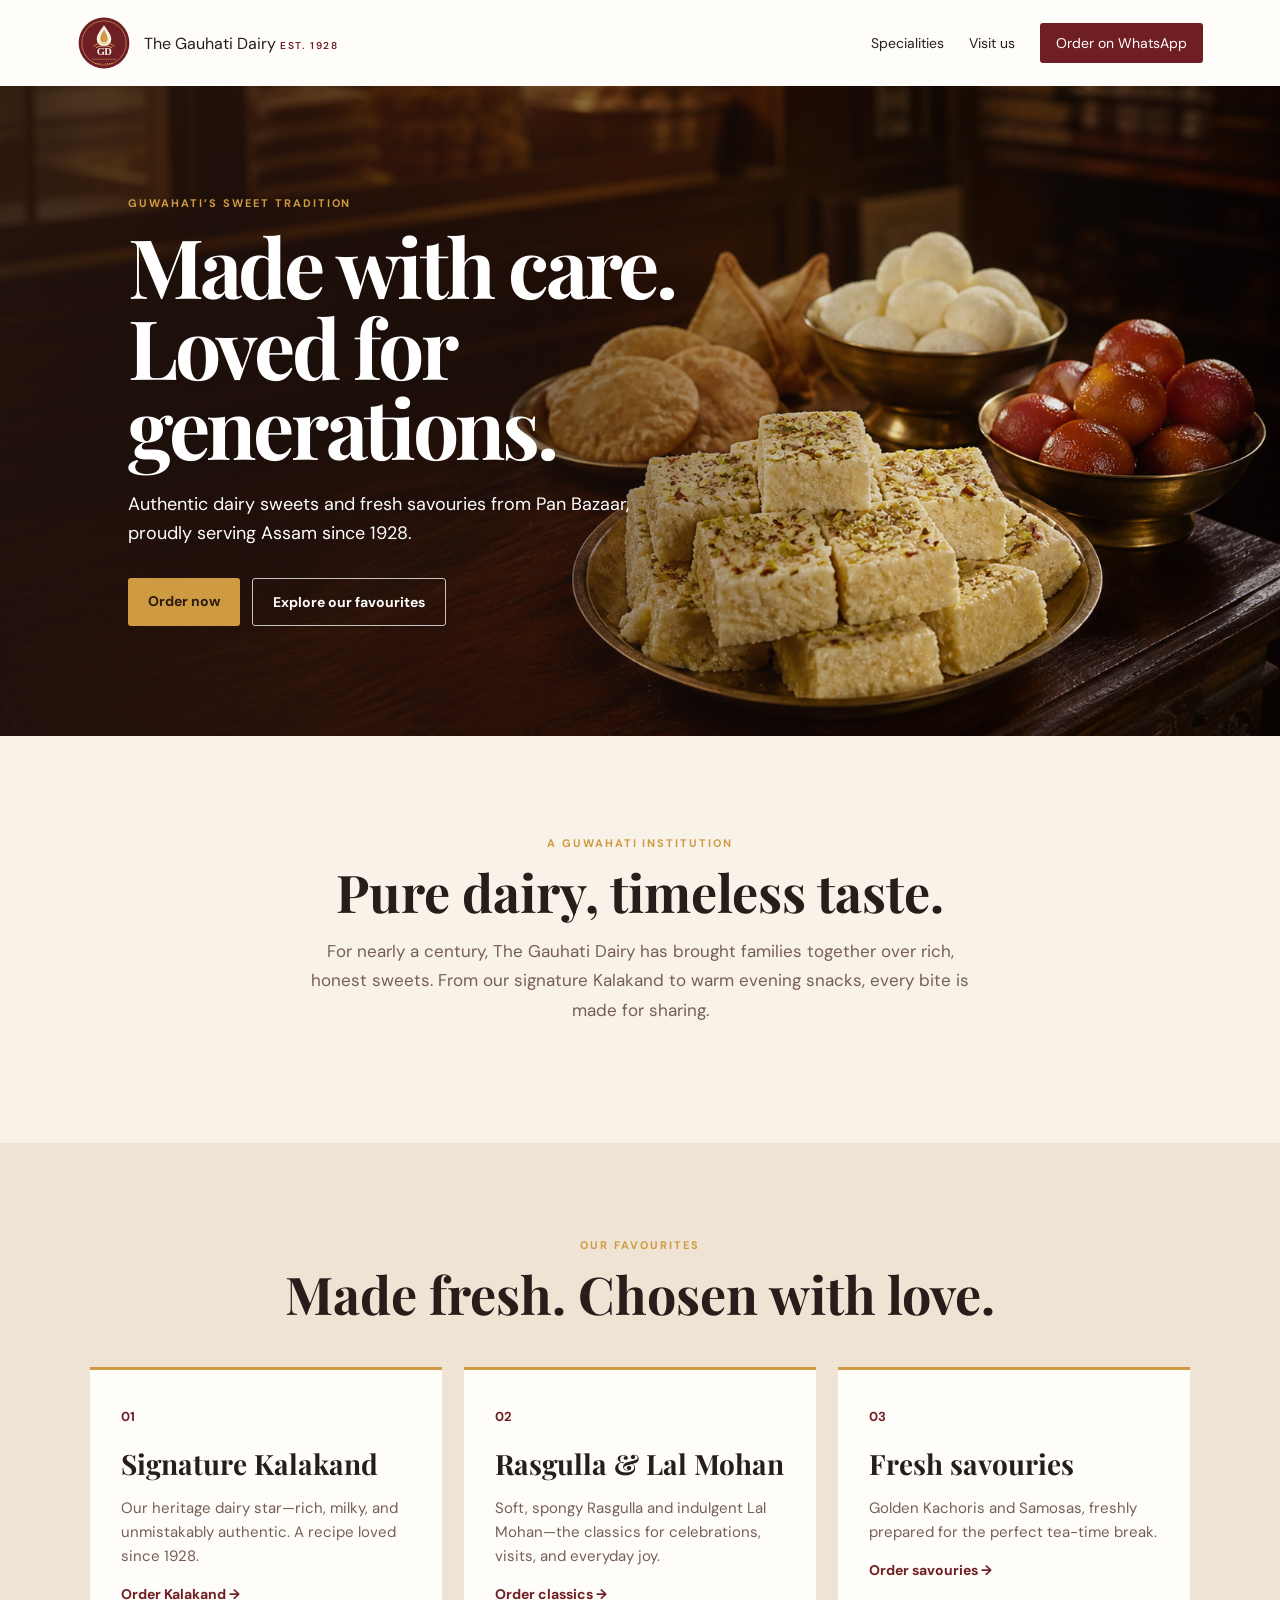
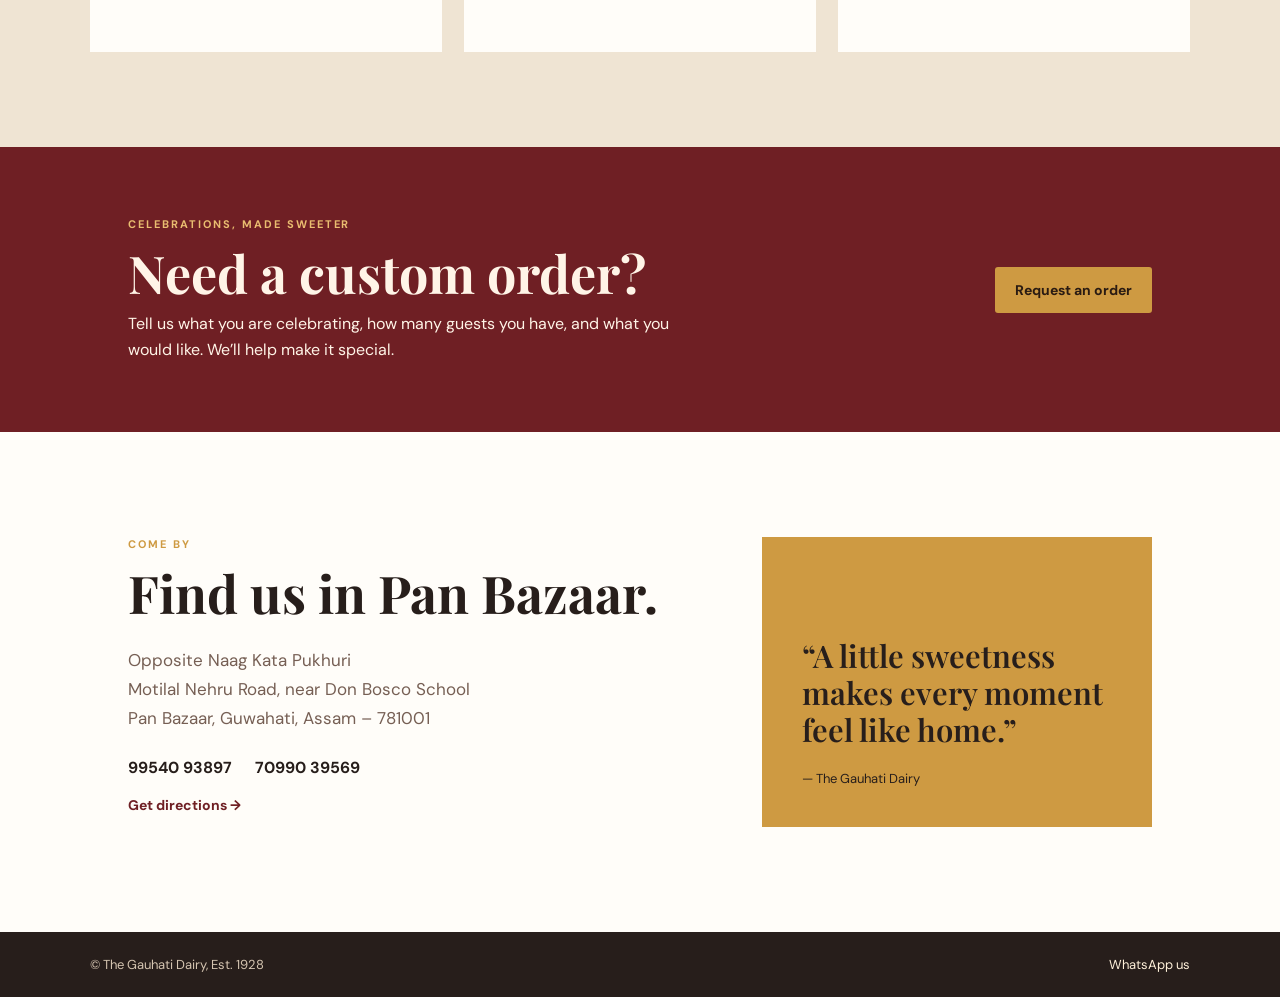
<file: outputs/gauhati-dairy-site/index.html>
<!doctype html>
<html lang="en">
<head>
  <meta charset="utf-8" />
  <meta name="viewport" content="width=device-width, initial-scale=1" />
  <meta name="description" content="The Gauhati Dairy — heritage sweets and fresh savouries in Pan Bazaar, Guwahati, since 1928." />
  <title>The Gauhati Dairy | Est. 1928</title>
  <link rel="preconnect" href="https://fonts.googleapis.com" />
  <link rel="preconnect" href="https://fonts.gstatic.com" cross<origin />
  
  <link href="https://fonts.googleapis.com/css2?family=DM+Sans:wght@400;500;600;700&family=Playfair+Display:wght@600;700;800&display=swap" rel="stylesheet" />
  <link rel="stylesheet" href="styles.css" />
</head>
<body>
  <header class="site-header">
    <a class="brand" href="#top" aria-label="The Gauhati Dairy home">
      <img class="brand-logo" src="assets/gauhati-dairy-logo.svg" alt="The Gauhati Dairy heritage seal" /><span>The Gauhati Dairy <em>Est. 1928</em></span>
    </a>
    <nav><a href="#specialities">Specialities</a><a href="#visit">Visit us</a><a class="nav-order" href="https://wa.me/919954093897?text=Hello%20The%20Gauhati%20Dairy%2C%20I%20would%20like%20to%20place%20an%20order." target="_blank" rel="noopener">Order on WhatsApp</a></nav>
  </header>

  <main id="top">
    <section class="hero">
      <img src="assets/gauhati-dairy-hero.png" alt="Kalakand, rasgulla, lal mohan, kachori and samosa from The Gauhati Dairy" />
      <div class="hero-shade"></div>
      <div class="hero-copy"><p class="eyebrow">Guwahati’s sweet tradition</p><h1>Made with care.<br />Loved for generations.</h1><p class="intro">Authentic dairy sweets and fresh savouries from Pan Bazaar, proudly serving Assam since 1928.</p><div class="actions"><a class="button primary" href="https://wa.me/919954093897?text=Hello%20The%20Gauhati%20Dairy%2C%20I%20would%20like%20to%20place%20an%20order." target="_blank" rel="noopener">Order now</a><a class="button ghost" href="#specialities">Explore our favourites</a></div></div>
    </section>

    <section class="intro-section"><p class="eyebrow">A Guwahati institution</p><h2>Pure dairy, timeless taste.</h2><p>For nearly a century, The Gauhati Dairy has brought families together over rich, honest sweets. From our signature Kalakand to warm evening snacks, every bite is made for sharing.</p></section>

    <section id="specialities" class="specialities"><div class="section-heading"><p class="eyebrow">Our favourites</p><h2>Made fresh. Chosen with love.</h2></div><div class="cards">
      <article><span>01</span><h3>Signature Kalakand</h3><p>Our heritage dairy star—rich, milky, and unmistakably authentic. A recipe loved since 1928.</p><a href="https://wa.me/919954093897?text=Hello%2C%20I%20would%20like%20to%20order%20Kalakand." target="_blank" rel="noopener">Order Kalakand →</a></article>
      <article><span>02</span><h3>Rasgulla &amp; Lal Mohan</h3><p>Soft, spongy Rasgulla and indulgent Lal Mohan—the classics for celebrations, visits, and everyday joy.</p><a href="https://wa.me/919954093897?text=Hello%2C%20I%20would%20like%20to%20order%20Rasgulla%20and%20Lal%20Mohan." target="_blank" rel="noopener">Order classics →</a></article>
      <article><span>03</span><h3>Fresh savouries</h3><p>Golden Kachoris and Samosas, freshly prepared for the perfect tea-time break.</p><a href="https://wa.me/919954093897?text=Hello%2C%20I%20would%20like%20to%20order%20Kachori%20and%20Samosa." target="_blank" rel="noopener">Order savouries →</a></article>
    </div></section>

    <section class="order-band"><div><p class="eyebrow">Celebrations, made sweeter</p><h2>Need a custom order?</h2><p>Tell us what you are celebrating, how many guests you have, and what you would like. We’ll help make it special.</p></div><a class="button primary" href="https://wa.me/917099039569?text=Hello%20The%20Gauhati%20Dairy%2C%20I%20would%20like%20to%20request%20a%20custom%20order." target="_blank" rel="noopener">Request an order</a></section>

    <section id="visit" class="visit"><div><p class="eyebrow">Come by</p><h2>Find us in Pan Bazaar.</h2><address>Opposite Naag Kata Pukhuri<br />Motilal Nehru Road, near Don Bosco School<br />Pan Bazaar, Guwahati, Assam – 781001</address><p class="phones"><a href="tel:+919954093897">99540 93897</a><a href="tel:+917099039569">70990 39569</a></p><a class="text-link" href="https://maps.google.com/?q=The+Gauhati+Dairy+Pan+Bazaar+Guwahati" target="_blank" rel="noopener">Get directions →</a></div><div class="visit-note"><p>“A little sweetness makes every moment feel like home.”</p><span>— The Gauhati Dairy</span></div></section>
  </main>
  <footer><span>© The Gauhati Dairy, Est. 1928</span><a href="https://wa.me/919954093897" target="_blank" rel="noopener">WhatsApp us</a></footer>
</body>
</html>
</file>
<file: outputs/gauhati-dairy-site/styles.css>
:root{--cream:#f8f2e8;--paper:#fffdf9;--ink:#271e1b;--maroon:#6f1f24;--saffron:#ce9a42;--muted:#765f54}*{box-sizing:border-box}html{scroll-behavior:smooth}body{margin:0;background:var(--cream);color:var(--ink);font-family:'DM Sans',sans-serif}.site-header{height:86px;display:flex;align-items:center;justify-content:space-between;padding:0 6vw;background:var(--paper);position:sticky;top:0;z-index:3}.brand{display:flex;gap:13px;align-items:center;color:var(--ink);text-decoration:none;min-width:0}.brand-copy{display:flex;flex-direction:column;justify-content:center;gap:4px;line-height:1}.brand-copy strong{font-size:18px;line-height:1.05;white-space:nowrap}.brand em{color:var(--maroon);font:600 10px 'DM Sans';letter-spacing:.18em;text-transform:uppercase}.brand-logo{width:54px;height:54px;flex:0 0 54px;display:block}.site-header nav{display:flex;align-items:center;gap:25px}.site-header nav a{color:var(--ink);font-size:14px;text-decoration:none}.nav-order{background:var(--maroon);color:#fff!important;padding:11px 16px;border-radius:3px}.hero{min-height:650px;position:relative;display:flex;align-items:center;overflow:hidden;color:white}.hero img,.hero-shade{position:absolute;inset:0;width:100%;height:100%;object-fit:cover}.hero-shade{background:linear-gradient(90deg,rgba(35,19,14,.8) 0%,rgba(35,19,14,.55) 42%,rgba(35,19,14,.08) 72%)}.hero-copy{position:relative;max-width:660px;margin-left:10vw;padding:70px 0}.eyebrow{color:var(--saffron);letter-spacing:.18em;text-transform:uppercase;font-size:11px;font-weight:700;margin:0 0 15px}.hero h1,h2,h3{font-family:'Playfair Display',serif}.hero h1{font-size:clamp(48px,7vw,82px);line-height:.98;letter-spacing:-.04em;margin:0}.intro{font-size:18px;line-height:1.6;max-width:520px;margin:24px 0 30px}.actions{display:flex;gap:12px;flex-wrap:wrap}.button{display:inline-block;padding:14px 20px;text-decoration:none;font-size:14px;font-weight:700;border-radius:3px}.primary{background:var(--saffron);color:#2a1b12}.ghost{border:1px solid rgba(255,255,255,.75);color:white}.intro-section{max-width:720px;text-align:center;margin:0 auto;padding:100px 25px}.intro-section h2,.section-heading h2,.visit h2,.order-band h2{font-size:clamp(34px,5vw,52px);margin:0 0 16px;line-height:1.05}.intro-section>p:last-child{line-height:1.75;color:var(--muted);font-size:17px}.specialities{background:#efe4d3;padding:95px 7vw}.section-heading{text-align:center;margin-bottom:46px}.cards{display:grid;grid-template-columns:repeat(3,1fr);gap:22px;max-width:1160px;margin:auto}.cards article{background:var(--paper);padding:35px 31px;min-height:285px;border-top:3px solid var(--saffron)}.cards span{color:var(--maroon);font-weight:700;font-size:13px}.cards h3{font-size:28px;margin:22px 0 12px;line-height:1.15}.cards p{color:var(--muted);line-height:1.6;font-size:15px}.cards a,.text-link{color:var(--maroon);font-weight:700;text-decoration:none;font-size:14px}.order-band{background:var(--maroon);color:#fff4e7;padding:70px 10vw;display:flex;gap:50px;justify-content:space-between;align-items:center}.order-band .eyebrow{color:#e9bd70}.order-band h2{margin-bottom:10px}.order-band p:last-child{max-width:550px;line-height:1.6;margin:0}.order-band .button{white-space:nowrap}.visit{display:grid;grid-template-columns:1.2fr .8fr;gap:50px;padding:105px 10vw;background:var(--paper)}address{font-style:normal;color:var(--muted);line-height:1.7;font-size:17px;margin:25px 0}.phones{display:flex;gap:23px}.phones a{color:var(--ink);font-weight:700;text-decoration:none}.visit-note{background:var(--saffron);padding:40px;display:flex;flex-direction:column;justify-content:end;min-height:290px}.visit-note p{font:600 31px/1.2 'Playfair Display';margin:0}.visit-note span{margin-top:22px;font-size:13px}footer{background:#271e1b;color:#d5c5b1;padding:24px 7vw;display:flex;justify-content:space-between;font-size:13px}footer a{color:#fff1da;text-decoration:none}@media(max-width:720px){.site-header{padding:0 5vw;height:72px}.site-header nav a:not(.nav-order){display:none}.brand{gap:9px}.brand-copy strong{font-size:14px}.brand em{font-size:8px;letter-spacing:.15em}.brand-logo{width:46px;height:46px;flex-basis:46px}.hero{min-height:610px}.hero-copy{margin-left:7vw;margin-right:7vw}.hero-shade{background:rgba(35,19,14,.64)}.cards,.visit{grid-template-columns:1fr}.order-band{display:block;padding:55px 7vw}.order-band .button{margin-top:25px}.visit{padding:70px 7vw;gap:30px}.intro-section{padding:75px 24px}.specialities{padding:70px 6vw}.site-header nav{gap:0}.nav-order{font-size:11px!important;padding:9px 10px}}
</file>
